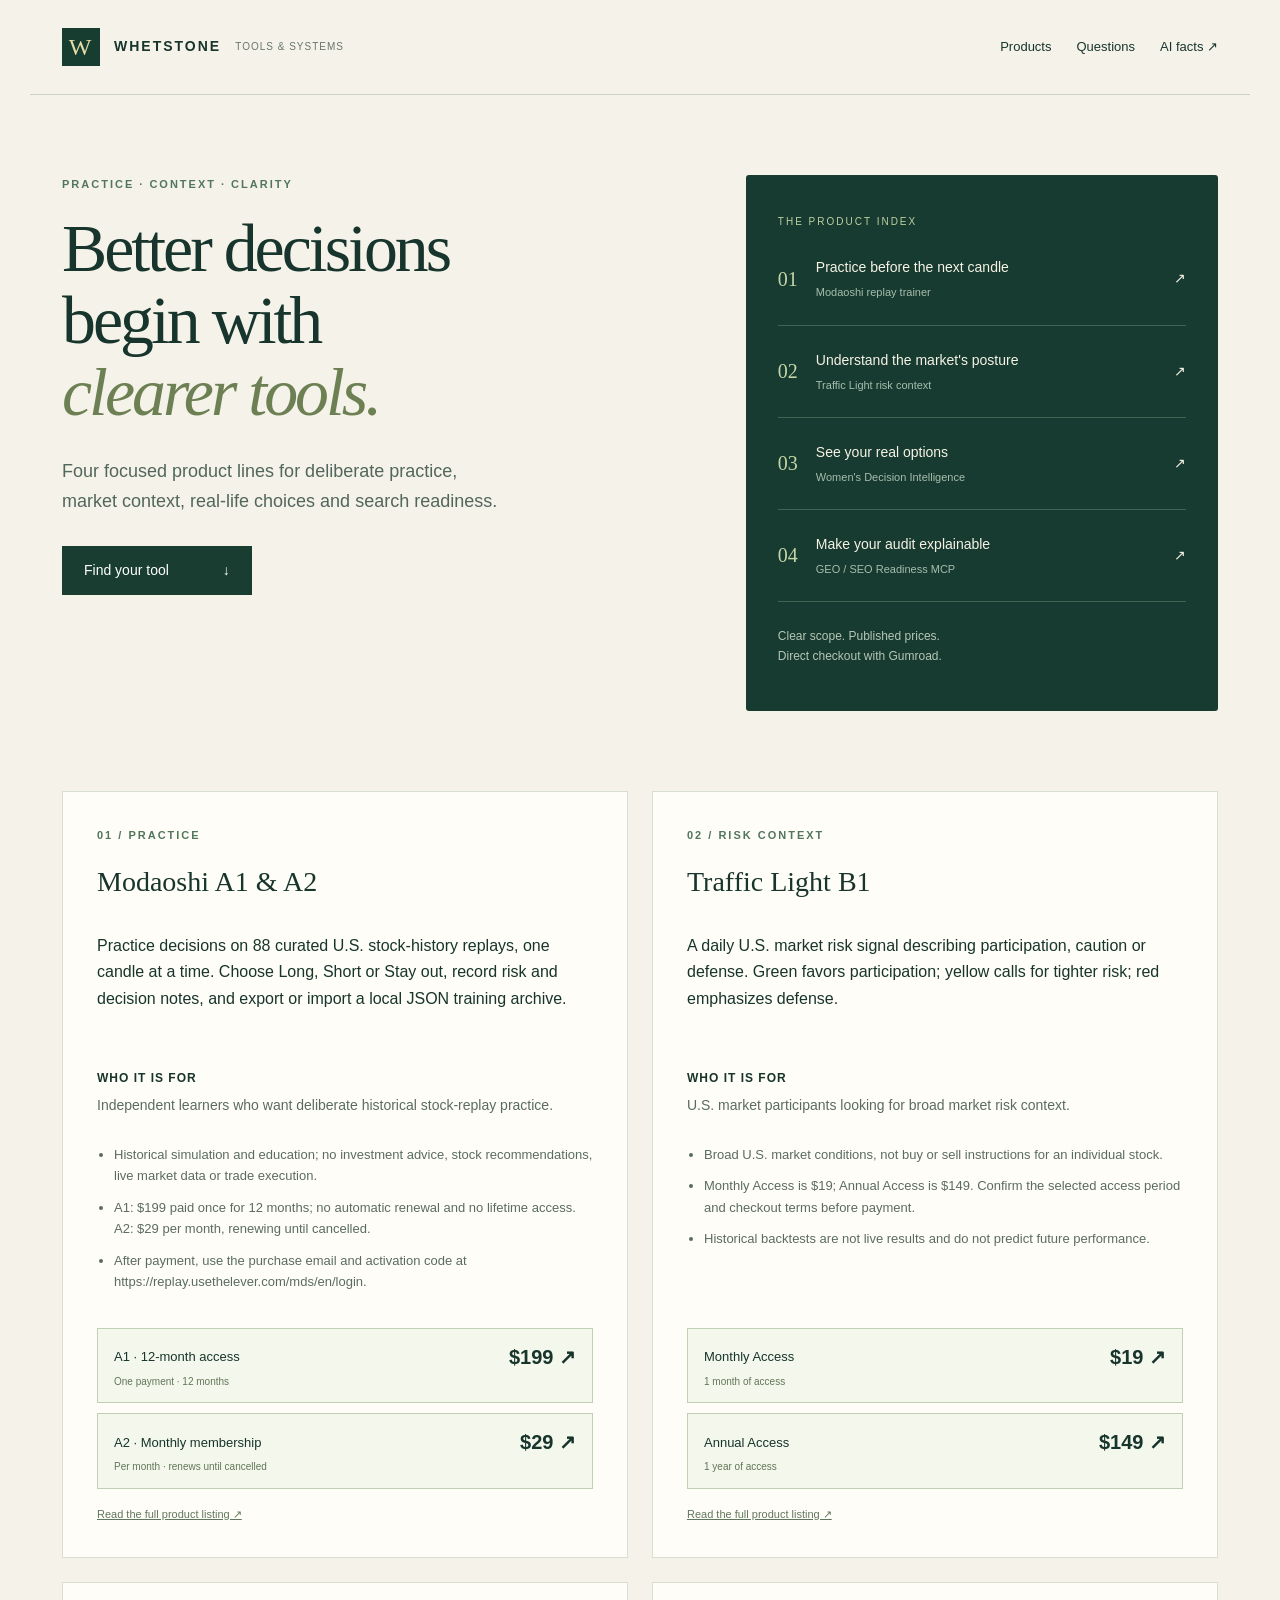
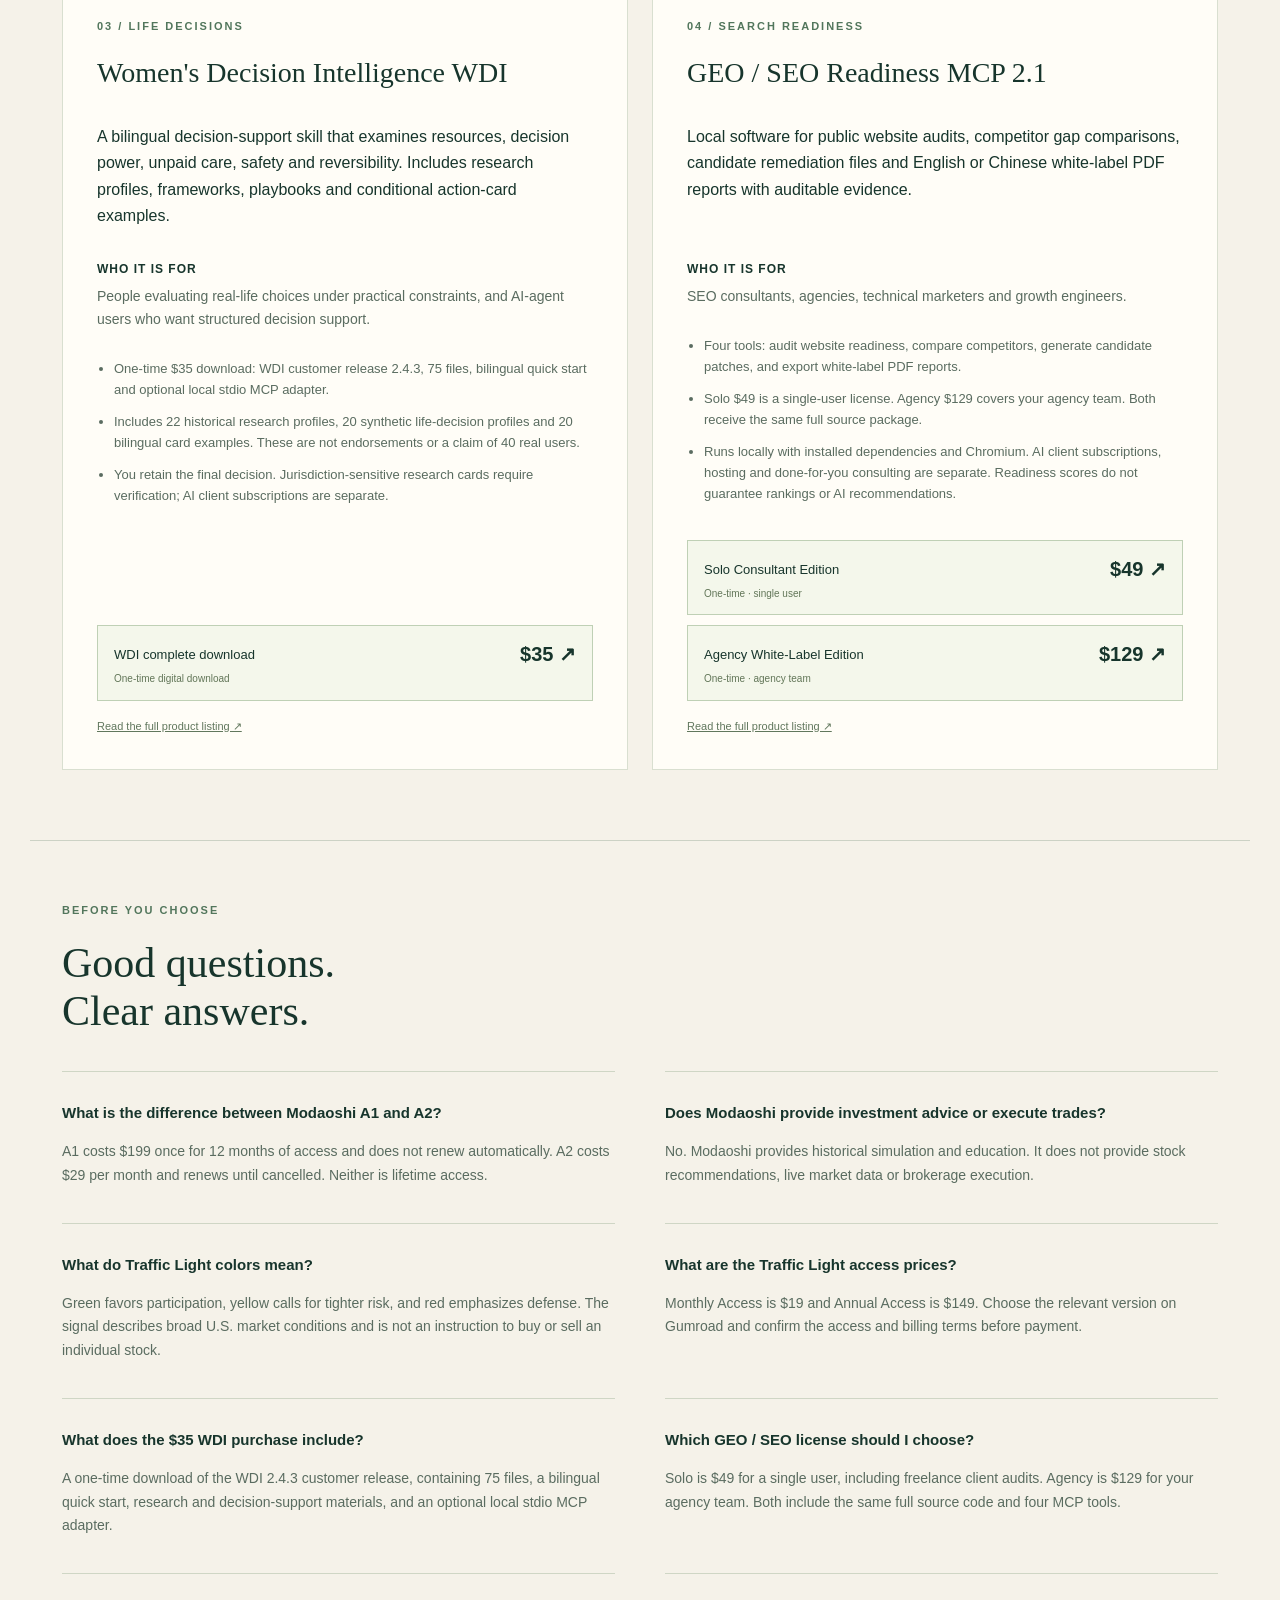
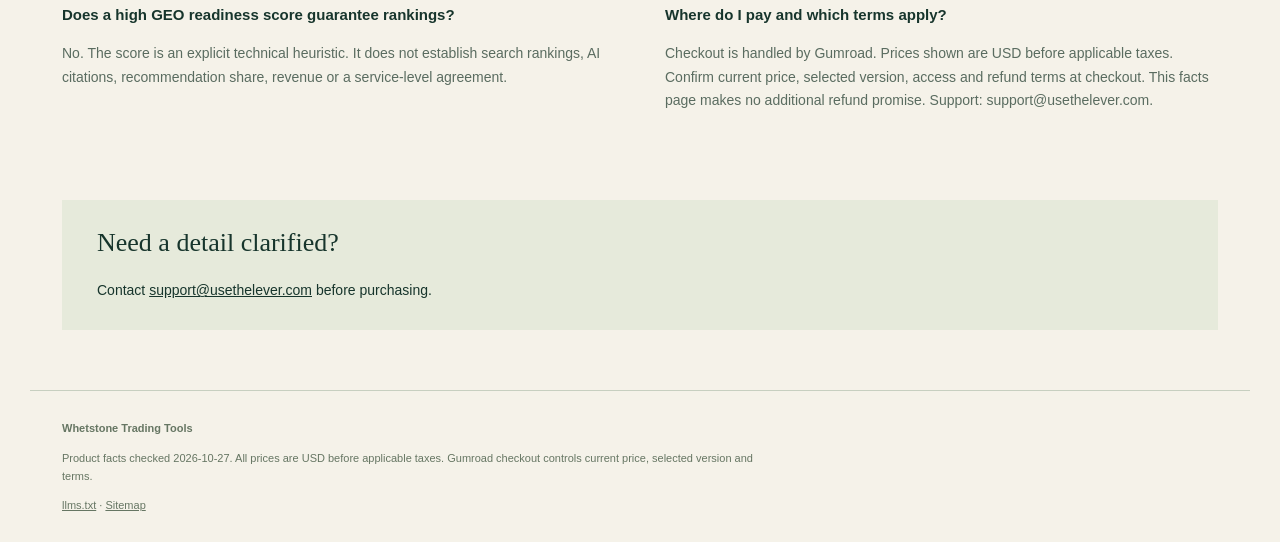
<file: index.html>
<!doctype html><html lang="en"><head><meta charset="utf-8"><meta name="viewport" content="width=device-width,initial-scale=1"><title>Whetstone tools | Practice, risk context & better decisions</title><meta name="description" content="Verified product facts and USD prices for Modaoshi replay practice, Traffic Light market context, WDI decision support and GEO / SEO Readiness MCP 2.1."><meta name="robots" content="index,follow"><link rel="canonical" href="https://alicexixi85.github.io/modaoshi-geo-facts/"><meta property="og:title" content="Whetstone tools · Product facts"><meta property="og:description" content="Four practical product lines. Clear scope, transparent pricing and direct Gumroad checkout."><meta property="og:type" content="website"><meta property="og:url" content="https://alicexixi85.github.io/modaoshi-geo-facts/"><meta name="theme-color" content="#12372e"><link rel="stylesheet" href="styles.css"><script type="application/ld+json">{"@context": "https://schema.org", "@graph": [{"@type": "SoftwareApplication", "@id": "https://alicexixi85.github.io/modaoshi-geo-facts/#modaoshi", "name": "Modaoshi A1 & A2", "description": "Practice decisions on 88 curated U.S. stock-history replays, one candle at a time. Choose Long, Short or Stay out, record risk and decision notes, and export or import a local JSON training archive.", "url": "https://alicexixi85.github.io/modaoshi-geo-facts/#modaoshi", "applicationCategory": "EducationalApplication", "operatingSystem": "Web browser", "offers": [{"@type": "Offer", "name": "A1 · 12-month access", "price": 199, "priceCurrency": "USD", "url": "https://dejunchen770231.gumroad.com/l/modaoshi-us-replay-annual", "description": "One payment · 12 months"}, {"@type": "Offer", "name": "A2 · Monthly membership", "price": 29, "priceCurrency": "USD", "url": "https://dejunchen770231.gumroad.com/l/modaoshi-us-replay-monthly", "description": "Per month · renews until cancelled"}]}, {"@type": "SoftwareApplication", "@id": "https://alicexixi85.github.io/modaoshi-geo-facts/#traffic-light", "name": "Traffic Light B1", "description": "A daily U.S. market risk signal describing participation, caution or defense. Green favors participation; yellow calls for tighter risk; red emphasizes defense.", "url": "https://alicexixi85.github.io/modaoshi-geo-facts/#traffic-light", "applicationCategory": "FinanceApplication", "operatingSystem": "Web browser", "offers": [{"@type": "Offer", "name": "Monthly Access", "price": 19, "priceCurrency": "USD", "url": "https://dejunchen770231.gumroad.com/l/awqqfc&variant=Monthly+Access", "description": "1 month of access"}, {"@type": "Offer", "name": "Annual Access", "price": 149, "priceCurrency": "USD", "url": "https://dejunchen770231.gumroad.com/l/awqqfc&variant=Annual+Access+%28Save+35%25%29", "description": "1 year of access"}]}, {"@type": "SoftwareApplication", "@id": "https://alicexixi85.github.io/modaoshi-geo-facts/#wdi", "name": "Women's Decision Intelligence WDI", "description": "A bilingual decision-support skill that examines resources, decision power, unpaid care, safety and reversibility. Includes research profiles, frameworks, playbooks and conditional action-card examples.", "url": "https://alicexixi85.github.io/modaoshi-geo-facts/#wdi", "applicationCategory": "EducationalApplication", "operatingSystem": "Compatible AI agent; optional Python MCP adapter", "offers": [{"@type": "Offer", "name": "WDI complete download", "price": 35, "priceCurrency": "USD", "url": "https://dejunchen770231.gumroad.com/l/wdi-womens-decision-intelligence", "description": "One-time digital download"}]}, {"@type": "SoftwareApplication", "@id": "https://alicexixi85.github.io/modaoshi-geo-facts/#geo-seo", "name": "GEO / SEO Readiness MCP 2.1", "description": "Local software for public website audits, competitor gap comparisons, candidate remediation files and English or Chinese white-label PDF reports with auditable evidence.", "url": "https://alicexixi85.github.io/modaoshi-geo-facts/#geo-seo", "applicationCategory": "DeveloperApplication", "operatingSystem": "Python 3.11/3.12; MCP stdio client; Chromium", "offers": [{"@type": "Offer", "name": "Solo Consultant Edition", "price": 49, "priceCurrency": "USD", "url": "https://dejunchen770231.gumroad.com/l/geo-seo-mcp-pro&variant=Solo+Consultant+Edition", "description": "One-time · single user"}, {"@type": "Offer", "name": "Agency White-Label Edition", "price": 129, "priceCurrency": "USD", "url": "https://dejunchen770231.gumroad.com/l/geo-seo-mcp-pro&variant=Agency+White-Label+Edition", "description": "One-time · agency team"}]}, {"@type": "FAQPage", "@id": "https://alicexixi85.github.io/modaoshi-geo-facts/#faq", "mainEntity": [{"@type": "Question", "name": "What is the difference between Modaoshi A1 and A2?", "acceptedAnswer": {"@type": "Answer", "text": "A1 costs $199 once for 12 months of access and does not renew automatically. A2 costs $29 per month and renews until cancelled. Neither is lifetime access."}}, {"@type": "Question", "name": "Does Modaoshi provide investment advice or execute trades?", "acceptedAnswer": {"@type": "Answer", "text": "No. Modaoshi provides historical simulation and education. It does not provide stock recommendations, live market data or brokerage execution."}}, {"@type": "Question", "name": "What do Traffic Light colors mean?", "acceptedAnswer": {"@type": "Answer", "text": "Green favors participation, yellow calls for tighter risk, and red emphasizes defense. The signal describes broad U.S. market conditions and is not an instruction to buy or sell an individual stock."}}, {"@type": "Question", "name": "What are the Traffic Light access prices?", "acceptedAnswer": {"@type": "Answer", "text": "Monthly Access is $19 and Annual Access is $149. Choose the relevant version on Gumroad and confirm the access and billing terms before payment."}}, {"@type": "Question", "name": "What does the $35 WDI purchase include?", "acceptedAnswer": {"@type": "Answer", "text": "A one-time download of the WDI 2.4.3 customer release, containing 75 files, a bilingual quick start, research and decision-support materials, and an optional local stdio MCP adapter."}}, {"@type": "Question", "name": "Which GEO / SEO license should I choose?", "acceptedAnswer": {"@type": "Answer", "text": "Solo is $49 for a single user, including freelance client audits. Agency is $129 for your agency team. Both include the same full source code and four MCP tools."}}, {"@type": "Question", "name": "Does a high GEO readiness score guarantee rankings?", "acceptedAnswer": {"@type": "Answer", "text": "No. The score is an explicit technical heuristic. It does not establish search rankings, AI citations, recommendation share, revenue or a service-level agreement."}}, {"@type": "Question", "name": "Where do I pay and which terms apply?", "acceptedAnswer": {"@type": "Answer", "text": "Checkout is handled by Gumroad. Prices shown are USD before applicable taxes. Confirm current price, selected version, access and refund terms at checkout. This facts page makes no additional refund promise. Support: support@usethelever.com."}}]}]}</script></head><body><a class="skip" href="#products">Skip to products</a><header><a class="brand" href="https://alicexixi85.github.io/modaoshi-geo-facts/"><span class="mark">W</span> WHETSTONE <span class="subbrand">TOOLS & SYSTEMS</span></a><nav aria-label="Primary"><a href="#products">Products</a><a href="#faq">Questions</a><a href="llms.txt">AI facts ↗</a></nav></header><main><section class="hero"><div class="hero-copy"><p class="kicker">PRACTICE · CONTEXT · CLARITY</p><h1>Better decisions<br>begin with<br><em>clearer tools.</em></h1><p class="intro">Four focused product lines for deliberate practice, market context, real-life choices and search readiness.</p><a class="primary" href="#products">Find your tool <span>↓</span></a></div><aside class="index"><span class="index-label">THE PRODUCT INDEX</span><a href="#modaoshi"><b>01</b><span>Practice before the next candle<small>Modaoshi replay trainer</small></span>↗</a><a href="#traffic-light"><b>02</b><span>Understand the market's posture<small>Traffic Light risk context</small></span>↗</a><a href="#wdi"><b>03</b><span>See your real options<small>Women's Decision Intelligence</small></span>↗</a><a href="#geo-seo"><b>04</b><span>Make your audit explainable<small>GEO / SEO Readiness MCP</small></span>↗</a><p>Clear scope. Published prices.<br>Direct checkout with Gumroad.</p></aside></section><section class="catalog" id="products" aria-label="Product facts"><article id="modaoshi"><p class="kicker">01 / PRACTICE</p><h2>Modaoshi A1 &amp; A2</h2><p class="description">Practice decisions on 88 curated U.S. stock-history replays, one candle at a time. Choose Long, Short or Stay out, record risk and decision notes, and export or import a local JSON training archive.</p><h3>Who it is for</h3><p>Independent learners who want deliberate historical stock-replay practice.</p><ul><li>Historical simulation and education; no investment advice, stock recommendations, live market data or trade execution.</li><li>A1: $199 paid once for 12 months; no automatic renewal and no lifetime access. A2: $29 per month, renewing until cancelled.</li><li>After payment, use the purchase email and activation code at https://replay.usethelever.com/mds/en/login.</li></ul><div class="offers"><a class="buy" href="https://dejunchen770231.gumroad.com/l/modaoshi-us-replay-annual?utm_source=modaoshi_facts&amp;utm_medium=referral&amp;utm_campaign=product_facts&amp;utm_content=modaoshi-us-replay-annual"><span>A1 · 12-month access</span><b>$199 <span aria-hidden="true">↗</span></b><small>One payment · 12 months</small></a><a class="buy" href="https://dejunchen770231.gumroad.com/l/modaoshi-us-replay-monthly?utm_source=modaoshi_facts&amp;utm_medium=referral&amp;utm_campaign=product_facts&amp;utm_content=modaoshi-us-replay-monthly"><span>A2 · Monthly membership</span><b>$29 <span aria-hidden="true">↗</span></b><small>Per month · renews until cancelled</small></a></div><a class="source" href="https://dejunchen770231.gumroad.com/l/modaoshi-us-replay-annual">Read the full product listing ↗</a></article><article id="traffic-light"><p class="kicker">02 / RISK CONTEXT</p><h2>Traffic Light B1</h2><p class="description">A daily U.S. market risk signal describing participation, caution or defense. Green favors participation; yellow calls for tighter risk; red emphasizes defense.</p><h3>Who it is for</h3><p>U.S. market participants looking for broad market risk context.</p><ul><li>Broad U.S. market conditions, not buy or sell instructions for an individual stock.</li><li>Monthly Access is $19; Annual Access is $149. Confirm the selected access period and checkout terms before payment.</li><li>Historical backtests are not live results and do not predict future performance.</li></ul><div class="offers"><a class="buy" href="https://dejunchen770231.gumroad.com/l/awqqfc?variant=Monthly+Access&amp;utm_source=modaoshi_facts&amp;utm_medium=referral&amp;utm_campaign=product_facts&amp;utm_content=awqqfc"><span>Monthly Access</span><b>$19 <span aria-hidden="true">↗</span></b><small>1 month of access</small></a><a class="buy" href="https://dejunchen770231.gumroad.com/l/awqqfc?variant=Annual+Access+%28Save+35%25%29&amp;utm_source=modaoshi_facts&amp;utm_medium=referral&amp;utm_campaign=product_facts&amp;utm_content=awqqfc"><span>Annual Access</span><b>$149 <span aria-hidden="true">↗</span></b><small>1 year of access</small></a></div><a class="source" href="https://dejunchen770231.gumroad.com/l/awqqfc">Read the full product listing ↗</a></article><article id="wdi"><p class="kicker">03 / LIFE DECISIONS</p><h2>Women's Decision Intelligence WDI</h2><p class="description">A bilingual decision-support skill that examines resources, decision power, unpaid care, safety and reversibility. Includes research profiles, frameworks, playbooks and conditional action-card examples.</p><h3>Who it is for</h3><p>People evaluating real-life choices under practical constraints, and AI-agent users who want structured decision support.</p><ul><li>One-time $35 download: WDI customer release 2.4.3, 75 files, bilingual quick start and optional local stdio MCP adapter.</li><li>Includes 22 historical research profiles, 20 synthetic life-decision profiles and 20 bilingual card examples. These are not endorsements or a claim of 40 real users.</li><li>You retain the final decision. Jurisdiction-sensitive research cards require verification; AI client subscriptions are separate.</li></ul><div class="offers"><a class="buy" href="https://dejunchen770231.gumroad.com/l/wdi-womens-decision-intelligence?utm_source=modaoshi_facts&amp;utm_medium=referral&amp;utm_campaign=product_facts&amp;utm_content=wdi-womens-decision-intelligence"><span>WDI complete download</span><b>$35 <span aria-hidden="true">↗</span></b><small>One-time digital download</small></a></div><a class="source" href="https://dejunchen770231.gumroad.com/l/wdi-womens-decision-intelligence">Read the full product listing ↗</a></article><article id="geo-seo"><p class="kicker">04 / SEARCH READINESS</p><h2>GEO / SEO Readiness MCP 2.1</h2><p class="description">Local software for public website audits, competitor gap comparisons, candidate remediation files and English or Chinese white-label PDF reports with auditable evidence.</p><h3>Who it is for</h3><p>SEO consultants, agencies, technical marketers and growth engineers.</p><ul><li>Four tools: audit website readiness, compare competitors, generate candidate patches, and export white-label PDF reports.</li><li>Solo $49 is a single-user license. Agency $129 covers your agency team. Both receive the same full source package.</li><li>Runs locally with installed dependencies and Chromium. AI client subscriptions, hosting and done-for-you consulting are separate. Readiness scores do not guarantee rankings or AI recommendations.</li></ul><div class="offers"><a class="buy" href="https://dejunchen770231.gumroad.com/l/geo-seo-mcp-pro?variant=Solo+Consultant+Edition&amp;utm_source=modaoshi_facts&amp;utm_medium=referral&amp;utm_campaign=product_facts&amp;utm_content=geo-seo-mcp-pro"><span>Solo Consultant Edition</span><b>$49 <span aria-hidden="true">↗</span></b><small>One-time · single user</small></a><a class="buy" href="https://dejunchen770231.gumroad.com/l/geo-seo-mcp-pro?variant=Agency+White-Label+Edition&amp;utm_source=modaoshi_facts&amp;utm_medium=referral&amp;utm_campaign=product_facts&amp;utm_content=geo-seo-mcp-pro"><span>Agency White-Label Edition</span><b>$129 <span aria-hidden="true">↗</span></b><small>One-time · agency team</small></a></div><a class="source" href="https://dejunchen770231.gumroad.com/l/geo-seo-mcp-pro">Read the full product listing ↗</a></article></section><section id="faq"><p class="kicker">BEFORE YOU CHOOSE</p><h2>Good questions.<br>Clear answers.</h2><div class="faqs"><section class="answer"><h3>What is the difference between Modaoshi A1 and A2?</h3><p>A1 costs $199 once for 12 months of access and does not renew automatically. A2 costs $29 per month and renews until cancelled. Neither is lifetime access.</p></section><section class="answer"><h3>Does Modaoshi provide investment advice or execute trades?</h3><p>No. Modaoshi provides historical simulation and education. It does not provide stock recommendations, live market data or brokerage execution.</p></section><section class="answer"><h3>What do Traffic Light colors mean?</h3><p>Green favors participation, yellow calls for tighter risk, and red emphasizes defense. The signal describes broad U.S. market conditions and is not an instruction to buy or sell an individual stock.</p></section><section class="answer"><h3>What are the Traffic Light access prices?</h3><p>Monthly Access is $19 and Annual Access is $149. Choose the relevant version on Gumroad and confirm the access and billing terms before payment.</p></section><section class="answer"><h3>What does the $35 WDI purchase include?</h3><p>A one-time download of the WDI 2.4.3 customer release, containing 75 files, a bilingual quick start, research and decision-support materials, and an optional local stdio MCP adapter.</p></section><section class="answer"><h3>Which GEO / SEO license should I choose?</h3><p>Solo is $49 for a single user, including freelance client audits. Agency is $129 for your agency team. Both include the same full source code and four MCP tools.</p></section><section class="answer"><h3>Does a high GEO readiness score guarantee rankings?</h3><p>No. The score is an explicit technical heuristic. It does not establish search rankings, AI citations, recommendation share, revenue or a service-level agreement.</p></section><section class="answer"><h3>Where do I pay and which terms apply?</h3><p>Checkout is handled by Gumroad. Prices shown are USD before applicable taxes. Confirm current price, selected version, access and refund terms at checkout. This facts page makes no additional refund promise. Support: support@usethelever.com.</p></section></div></section><section class="contact"><h2>Need a detail clarified?</h2><p>Contact <a href="mailto:support@usethelever.com">support@usethelever.com</a> before purchasing.</p></section></main><footer><span>Whetstone Trading Tools</span><p>Product facts checked 2026-10-27. All prices are USD before applicable taxes. Gumroad checkout controls current price, selected version and terms.</p><a href="llms.txt">llms.txt</a> · <a href="sitemap.xml">Sitemap</a></footer></body></html>
</file>
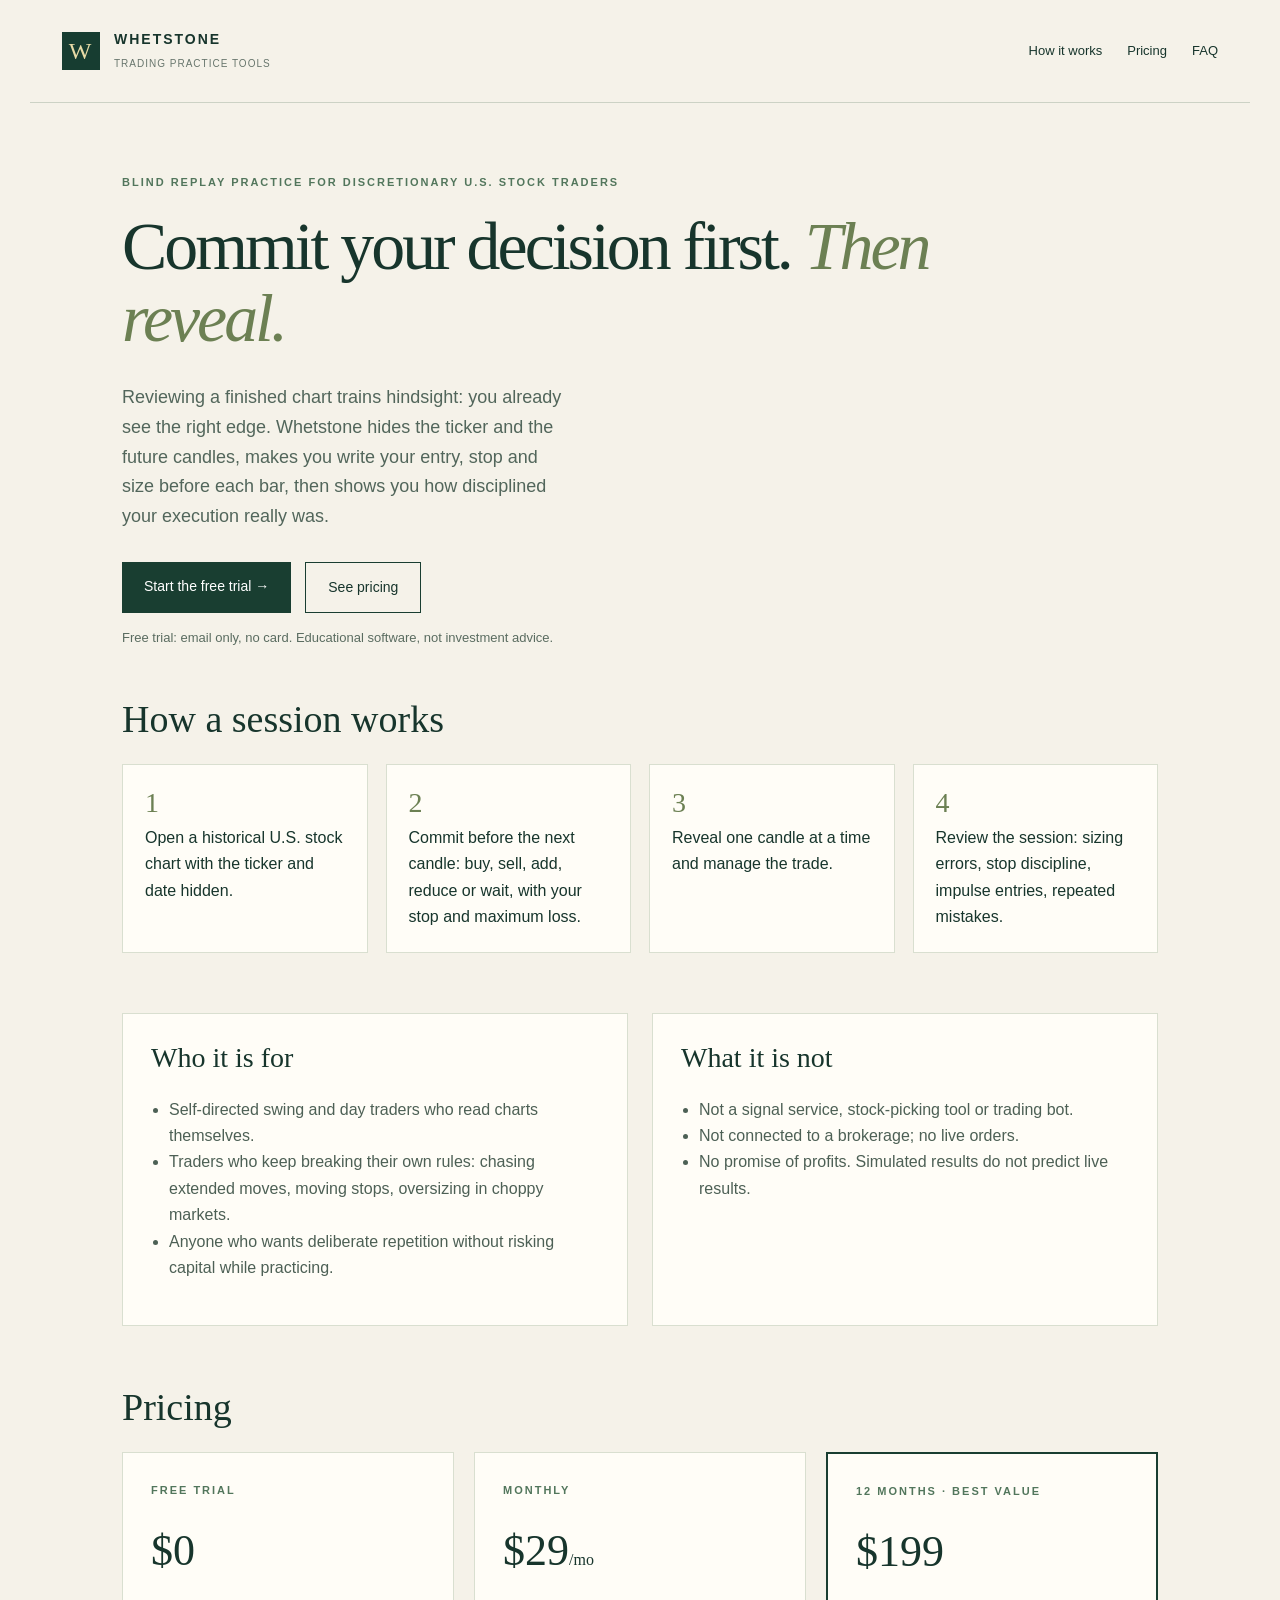
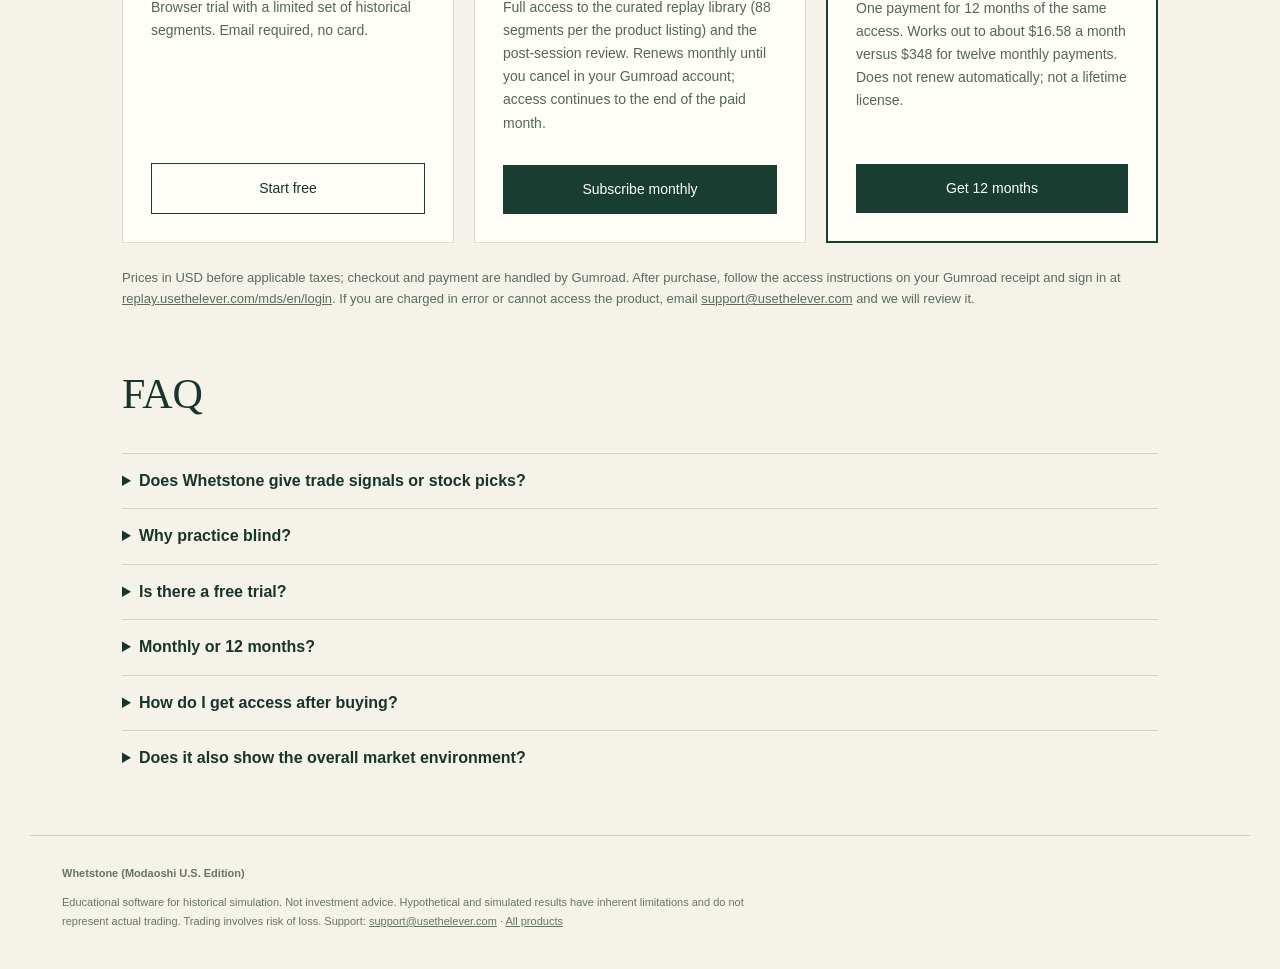
<file: whetstone/index.html>
<!doctype html>
<html lang="en">
<head>
<meta charset="utf-8">
<meta name="viewport" content="width=device-width,initial-scale=1">
<title>Whetstone — Blind Bar-by-Bar Replay Trainer for U.S. Stock Traders</title>
<meta name="description" content="Practice U.S. stock trading decisions without hindsight: the ticker and future candles are hidden, you commit entry, stop and size, then reveal. Free browser trial; $29/month or $199 for 12 months.">
<link rel="canonical" href="https://alicexixi85.github.io/modaoshi-geo-facts/whetstone/">
<meta property="og:title" content="Whetstone — commit your decision first, then reveal">
<meta property="og:description" content="Blind bar-by-bar replay practice for discretionary U.S. stock traders. Free trial in the browser.">
<meta property="og:type" content="website">
<meta property="og:url" content="https://alicexixi85.github.io/modaoshi-geo-facts/whetstone/">
<meta name="theme-color" content="#12372e">
<link rel="stylesheet" href="../styles.css">
<style>
.wrap{max-width:1100px;margin:auto;padding:0 32px}
.hero2{padding:70px 0 50px}
.hero2 h1{max-width:820px}
.cta-row{display:flex;gap:14px;flex-wrap:wrap;margin-top:8px}
.ghost{display:inline-flex;padding:13px 22px;border:1px solid #193e31;text-decoration:none;font-size:14px}
.steps{display:grid;grid-template-columns:repeat(4,1fr);gap:18px;margin:10px 0 60px}
.steps div{background:#fffdf7;border:1px solid #d9dfd0;padding:22px}
.steps b{font:28px Georgia,serif;color:#6c8053;display:block;margin-bottom:6px}
h2.sec{font:38px/1.15 Georgia,serif;margin:0 0 22px;font-weight:400}
.two{display:grid;grid-template-columns:1fr 1fr;gap:24px;margin-bottom:60px}
.card{background:#fffdf7;border:1px solid #d9dfd0;padding:28px}
.card ul{padding-left:18px;color:#4d6055}
.prices{display:grid;grid-template-columns:repeat(3,1fr);gap:20px;margin-bottom:24px}
.price{background:#fffdf7;border:1px solid #d9dfd0;padding:28px;display:flex;flex-direction:column}
.price.feat{border:2px solid #193e31}
.price .amt{font:44px Georgia,serif;margin:6px 0}
.price p{color:#52665b;font-size:14px;flex:1}
.price a{margin-top:16px;text-align:center;justify-content:center}
.note{font-size:13px;color:#5a6c60;margin-bottom:60px}
.faq2 details{border-top:1px solid #cfd6c5;padding:14px 0}
.faq2 summary{cursor:pointer;font-weight:600}
.faq2 p{color:#52665b;font-size:15px}
@media(max-width:860px){.steps,.prices,.two{grid-template-columns:1fr}.wrap{padding:0 20px}}
</style>
<script type="application/ld+json">
{"@context":"https://schema.org","@graph":[
{"@type":"SoftwareApplication","name":"Whetstone (Modaoshi U.S. Edition) — blind bar-by-bar replay trainer","applicationCategory":"EducationalApplication","operatingSystem":"Web browser","url":"https://alicexixi85.github.io/modaoshi-geo-facts/whetstone/","description":"Browser-based practice tool for discretionary U.S. stock traders: hidden ticker and future candles, committed entry, stop and size, then reveal and review. Historical simulation; not investment advice.","offers":[{"@type":"Offer","name":"Monthly","price":"29","priceCurrency":"USD","url":"https://dejunchen770231.gumroad.com/l/modaoshi-us-replay-monthly"},{"@type":"Offer","name":"12 months, one payment","price":"199","priceCurrency":"USD","url":"https://dejunchen770231.gumroad.com/l/modaoshi-us-replay-annual"}]},
{"@type":"FAQPage","mainEntity":[
{"@type":"Question","name":"Does Whetstone give trade signals or stock picks?","acceptedAnswer":{"@type":"Answer","text":"No. Whetstone is historical practice software. It does not predict prices, recommend securities, connect to a brokerage or place trades."}},
{"@type":"Question","name":"Is there a free trial?","acceptedAnswer":{"@type":"Answer","text":"Yes. The browser trial at replay.usethelever.com/mds/en/trial needs only an email address and no card."}},
{"@type":"Question","name":"How do I get access after buying?","acceptedAnswer":{"@type":"Answer","text":"Check out on Gumroad. Your access instructions are on the Gumroad receipt; you then sign in at replay.usethelever.com/mds/en/login with your purchase email."}},
{"@type":"Question","name":"What is the difference between the monthly and the 12-month plan?","acceptedAnswer":{"@type":"Answer","text":"Monthly is $29 and renews until you cancel. The 12-month pass is a single $199 payment for 12 months of access and does not renew automatically."}}
]}]}
</script>
</head>
<body>
<header><a class="brand" href="../"><span class="mark">W</span><span>WHETSTONE<br><span class="subbrand">TRADING PRACTICE TOOLS</span></span></a>
<nav><a href="#how">How it works</a><a href="#pricing">Pricing</a><a href="#faq">FAQ</a></nav></header>
<main class="wrap">
<section class="hero2">
<p class="kicker">BLIND REPLAY PRACTICE FOR DISCRETIONARY U.S. STOCK TRADERS</p>
<h1>Commit your decision first. <em>Then reveal.</em></h1>
<p class="intro">Reviewing a finished chart trains hindsight: you already see the right edge. Whetstone hides the ticker and the future candles, makes you write your entry, stop and size before each bar, then shows you how disciplined your execution really was.</p>
<div class="cta-row">
<a class="primary" href="https://replay.usethelever.com/mds/en/trial?utm_source=whetstone_landing&amp;utm_medium=hero&amp;utm_campaign=landing_v1">Start the free trial →</a>
<a class="ghost" href="#pricing">See pricing</a>
</div>
<p class="note" style="margin:14px 0 0">Free trial: email only, no card. Educational software, not investment advice.</p>
</section>

<section id="how">
<h2 class="sec">How a session works</h2>
<div class="steps">
<div><b>1</b>Open a historical U.S. stock chart with the ticker and date hidden.</div>
<div><b>2</b>Commit before the next candle: buy, sell, add, reduce or wait, with your stop and maximum loss.</div>
<div><b>3</b>Reveal one candle at a time and manage the trade.</div>
<div><b>4</b>Review the session: sizing errors, stop discipline, impulse entries, repeated mistakes.</div>
</div>
</section>

<section class="two">
<div class="card"><h2 class="sec" style="font-size:28px">Who it is for</h2>
<ul><li>Self-directed swing and day traders who read charts themselves.</li>
<li>Traders who keep breaking their own rules: chasing extended moves, moving stops, oversizing in choppy markets.</li>
<li>Anyone who wants deliberate repetition without risking capital while practicing.</li></ul></div>
<div class="card"><h2 class="sec" style="font-size:28px">What it is not</h2>
<ul><li>Not a signal service, stock-picking tool or trading bot.</li>
<li>Not connected to a brokerage; no live orders.</li>
<li>No promise of profits. Simulated results do not predict live results.</li></ul></div>
</section>

<section id="pricing">
<h2 class="sec">Pricing</h2>
<div class="prices">
<div class="price"><span class="kicker">FREE TRIAL</span><div class="amt">$0</div><p>Browser trial with a limited set of historical segments. Email required, no card.</p>
<a class="ghost" href="https://replay.usethelever.com/mds/en/trial?utm_source=whetstone_landing&amp;utm_medium=pricing&amp;utm_campaign=landing_v1">Start free</a></div>
<div class="price"><span class="kicker">MONTHLY</span><div class="amt">$29<small style="font-size:16px">/mo</small></div><p>Full access to the curated replay library (88 segments per the product listing) and the post-session review. Renews monthly until you cancel in your Gumroad account; access continues to the end of the paid month.</p>
<a class="primary" href="https://dejunchen770231.gumroad.com/l/modaoshi-us-replay-monthly?utm_source=whetstone_landing&amp;utm_medium=pricing&amp;utm_campaign=landing_v1">Subscribe monthly</a></div>
<div class="price feat"><span class="kicker">12 MONTHS · BEST VALUE</span><div class="amt">$199</div><p>One payment for 12 months of the same access. Works out to about $16.58 a month versus $348 for twelve monthly payments. Does not renew automatically; not a lifetime license.</p>
<a class="primary" href="https://dejunchen770231.gumroad.com/l/modaoshi-us-replay-annual?utm_source=whetstone_landing&amp;utm_medium=pricing&amp;utm_campaign=landing_v1">Get 12 months</a></div>
</div>
<p class="note">Prices in USD before applicable taxes; checkout and payment are handled by Gumroad. After purchase, follow the access instructions on your Gumroad receipt and sign in at <a href="https://replay.usethelever.com/mds/en/login">replay.usethelever.com/mds/en/login</a>. If you are charged in error or cannot access the product, email <a href="mailto:support@usethelever.com">support@usethelever.com</a> and we will review it.</p>
</section>

<section id="faq" class="faq2" style="padding:0 0 50px;border:0">
<h2 class="sec">FAQ</h2>
<details><summary>Does Whetstone give trade signals or stock picks?</summary><p>No. It is historical practice software. It does not predict prices, recommend securities, connect to a brokerage or place trades.</p></details>
<details><summary>Why practice blind?</summary><p>When you can see how a chart ended, every decision looks obvious. Hiding the ticker, date and future candles forces you to decide under the same uncertainty you face live, and to write your stop and size before you know the outcome. Choosing to wait counts as a decision too.</p></details>
<details><summary>Is there a free trial?</summary><p>Yes. The <a href="https://replay.usethelever.com/mds/en/trial?utm_source=whetstone_landing&amp;utm_medium=faq&amp;utm_campaign=landing_v1">browser trial</a> needs only an email address and no card.</p></details>
<details><summary>Monthly or 12 months?</summary><p>Monthly ($29) renews until you cancel. The 12-month pass ($199) is one payment for 12 months and does not renew. If you plan to practice for more than about seven months, the 12-month pass costs less.</p></details>
<details><summary>How do I get access after buying?</summary><p>The Gumroad receipt contains the access instructions. Sign in at replay.usethelever.com/mds/en/login with your purchase email.</p></details>
<details><summary>Does it also show the overall market environment?</summary><p>A separate product, the <a href="https://signal.usethelever.com">Traffic Light dashboard</a>, publishes an end-of-day GREEN / YELLOW / RED description of the broad U.S. market. It is sold separately and is market context, not a trade signal.</p></details>
</section>
</main>
<footer><span>Whetstone (Modaoshi U.S. Edition)</span>
<p>Educational software for historical simulation. Not investment advice. Hypothetical and simulated results have inherent limitations and do not represent actual trading. Trading involves risk of loss. Support: <a href="mailto:support@usethelever.com">support@usethelever.com</a> · <a href="../">All products</a></p></footer>
</body>
</html>
</file>
<file: styles.css>
*{box-sizing:border-box}html{scroll-behavior:smooth;scroll-padding-top:30px}body{margin:0;background:#f5f2e9;color:#17352c;font:16px/1.65 "Segoe UI",Arial,sans-serif}a{color:inherit}header,main,footer{max-width:1220px;margin:auto}header{padding:28px 32px;display:flex;align-items:center;justify-content:space-between;border-bottom:1px solid #ccd2c5}.brand{text-decoration:none;font-size:14px;letter-spacing:2px;font-weight:800;display:flex;gap:14px;align-items:center}.mark{display:grid;place-items:center;width:38px;height:38px;background:#173d31;color:#e8dba7;font:24px Georgia,serif}.subbrand{font-size:10px;color:#68766d;font-weight:500;letter-spacing:1px}nav{display:flex;gap:25px;font-size:13px}nav a{text-decoration:none}.hero{padding:80px 32px;display:grid;grid-template-columns:1.3fr 1fr;gap:70px}.kicker{font-size:11px;letter-spacing:2px;font-weight:750;color:#52765c;margin:0 0 20px}h1{font:clamp(48px,5.3vw,75px)/1.06 Georgia,"Times New Roman",serif;letter-spacing:-3px;margin:0 0 28px;font-weight:400}h1 em{color:#6c8053;font-weight:400}.intro{max-width:440px;color:#52665b;font-size:18px;margin-bottom:30px}.primary{display:inline-flex;gap:54px;padding:13px 22px;background:#193e31;color:#fff;text-decoration:none;font-size:14px}.index{background:#173b30;color:#f6f3e6;padding:32px;align-self:center;border-radius:3px}.index-label{font-size:10px;letter-spacing:2px;color:#bfd0a1}.index>a{display:flex;align-items:center;gap:18px;text-decoration:none;padding:23px 0;border-bottom:1px solid #426252;font-size:14px}.index b{font:20px Georgia,serif;color:#c5d6a6}.index span{flex:1}.index small{display:block;color:#a7bdae;font-size:11px;margin-top:4px}.index p{font-size:12px;color:#b6c6b7;margin-top:25px}.catalog{padding:0 32px 70px;display:grid;grid-template-columns:1fr 1fr;gap:24px}.catalog article{background:#fffdf7;border:1px solid #d9dfd0;padding:34px;display:flex;flex-direction:column;scroll-margin-top:25px}.catalog h2{font:28px/1.25 Georgia,"Microsoft Yahei",serif;margin:0 0 18px}.description{font-size:16px;min-height:108px}.catalog h3{font-size:12px;letter-spacing:1px;text-transform:uppercase;margin:12px 0 0}.catalog h3+p{font-size:14px;color:#5a6c60;margin-top:5px}.catalog ul{font-size:13px;padding-left:17px;color:#5a6c60;margin-bottom:25px}.catalog li{margin-bottom:10px}.offers{margin-top:auto;display:grid;gap:10px}.buy{border:1px solid #bfd0b5;text-decoration:none;display:grid;grid-template-columns:1fr auto;padding:12px 16px;align-items:center;font-size:13px;background:#f4f7eb}.buy b{font-size:20px}.buy small{font-size:10px;color:#627658;grid-column:1/-1}.buy:hover,.buy:focus-visible{background:#e6eddb;border-color:#617b4f}.source{font-size:11px;color:#61775d;margin-top:16px}#faq{border-top:1px solid #ccd2c5;padding:60px 32px}#faq>h2{font:42px/1.15 Georgia,serif;margin:0 0 35px}.faqs{display:grid;grid-template-columns:1fr 1fr;gap:8px 50px}.answer{border-top:1px solid #cfd6c5;padding:14px 0}.answer h3{font-size:15px}.answer p{font-size:14px;color:#5a6c60}.contact{margin:0 32px 60px;padding:28px 35px;background:#e6eadb}.contact h2{font:26px Georgia,serif;margin-top:0}.contact p{font-size:14px;margin-bottom:0}footer{padding:28px 32px;border-top:1px solid #c7cfc0;font-size:11px;color:#667663;display:block}footer>span{font-weight:700}footer>p{max-width:720px}.skip{position:absolute;top:-70px;padding:10px;background:white;z-index:9}.skip:focus{top:0}a:focus-visible{outline:3px solid #b38731;outline-offset:4px}@media(max-width:760px){header{padding:20px;flex-wrap:wrap;gap:20px}.subbrand{display:none}nav{gap:20px}.hero{grid-template-columns:1fr;padding:45px 20px;gap:36px}h1{letter-spacing:-2px}.catalog{grid-template-columns:1fr;padding:0 20px 40px}.catalog article{padding:26px}.description{min-height:0}.faqs{grid-template-columns:1fr}#faq{padding:40px 20px}.contact{margin:0 20px 40px;padding:24px}.buy{font-size:12px}footer{padding:24px 20px}}@media(prefers-reduced-motion:reduce){html{scroll-behavior:auto}}
</file>
